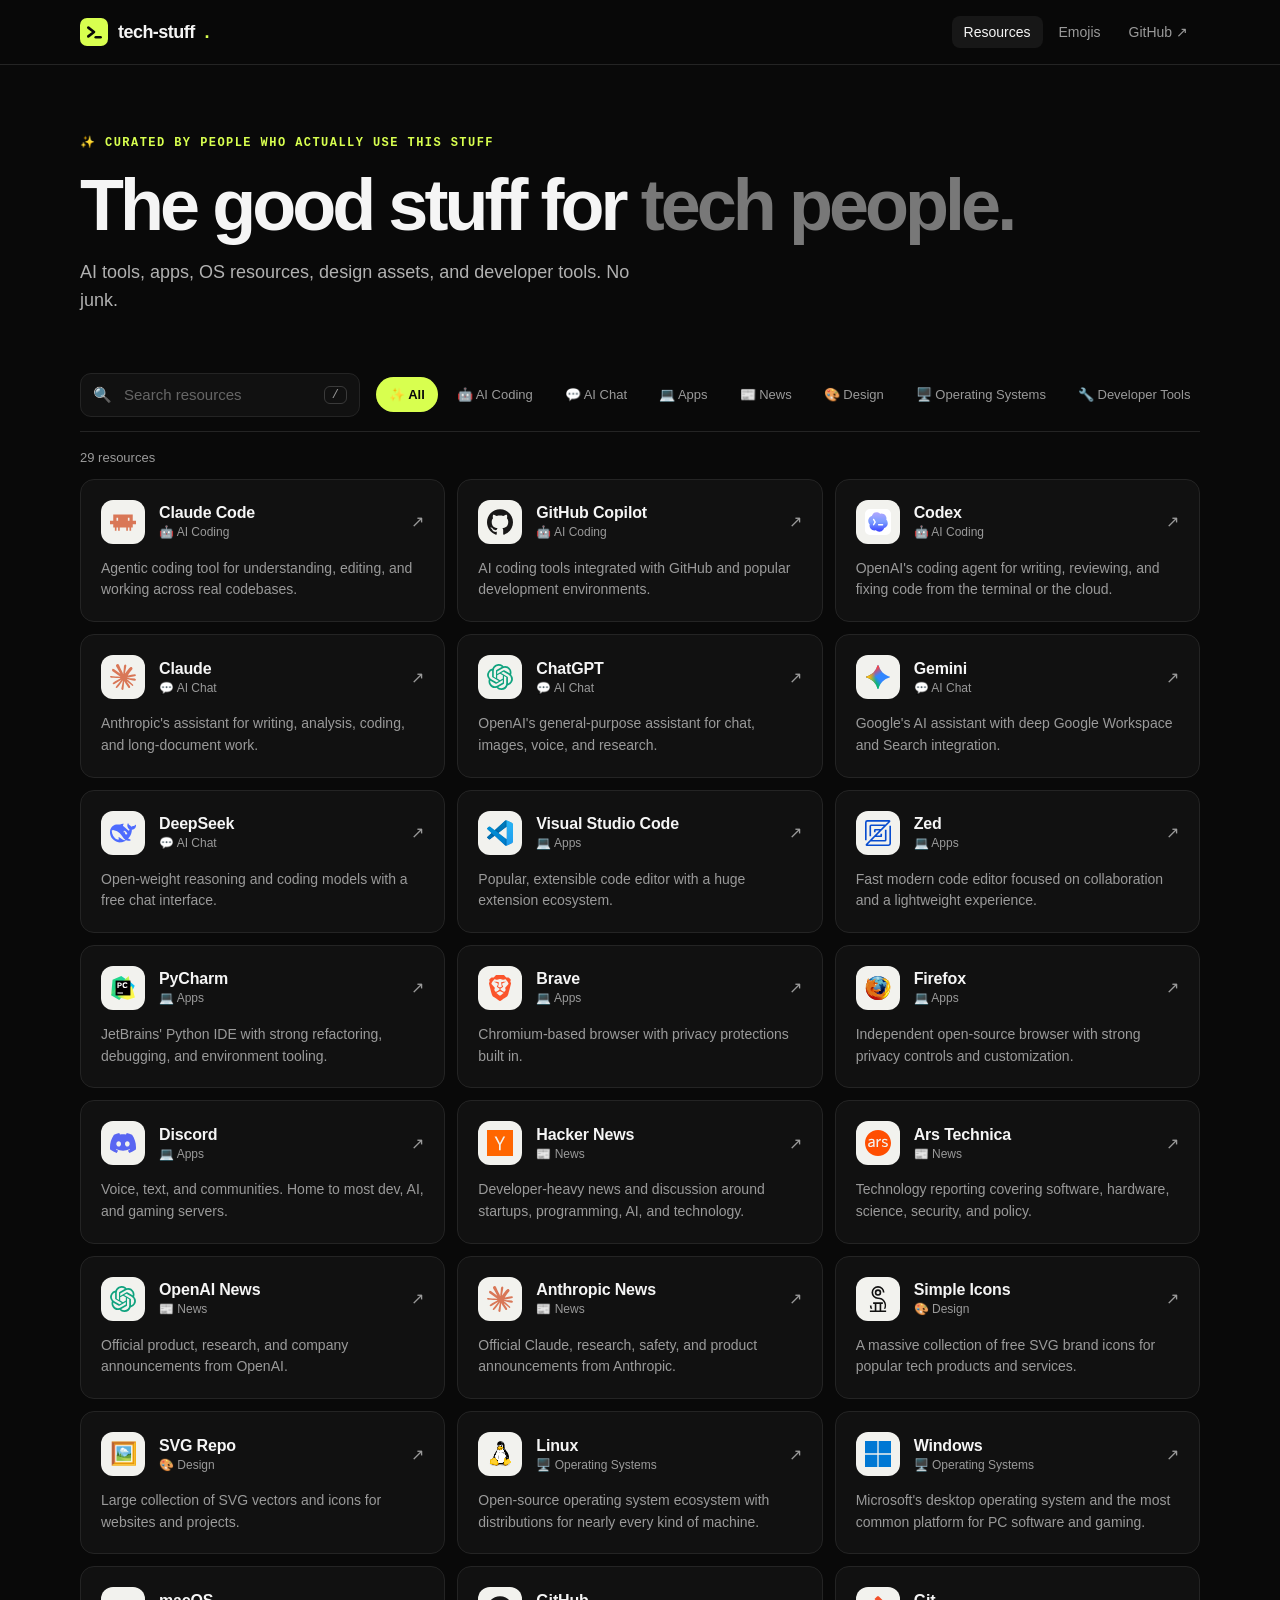
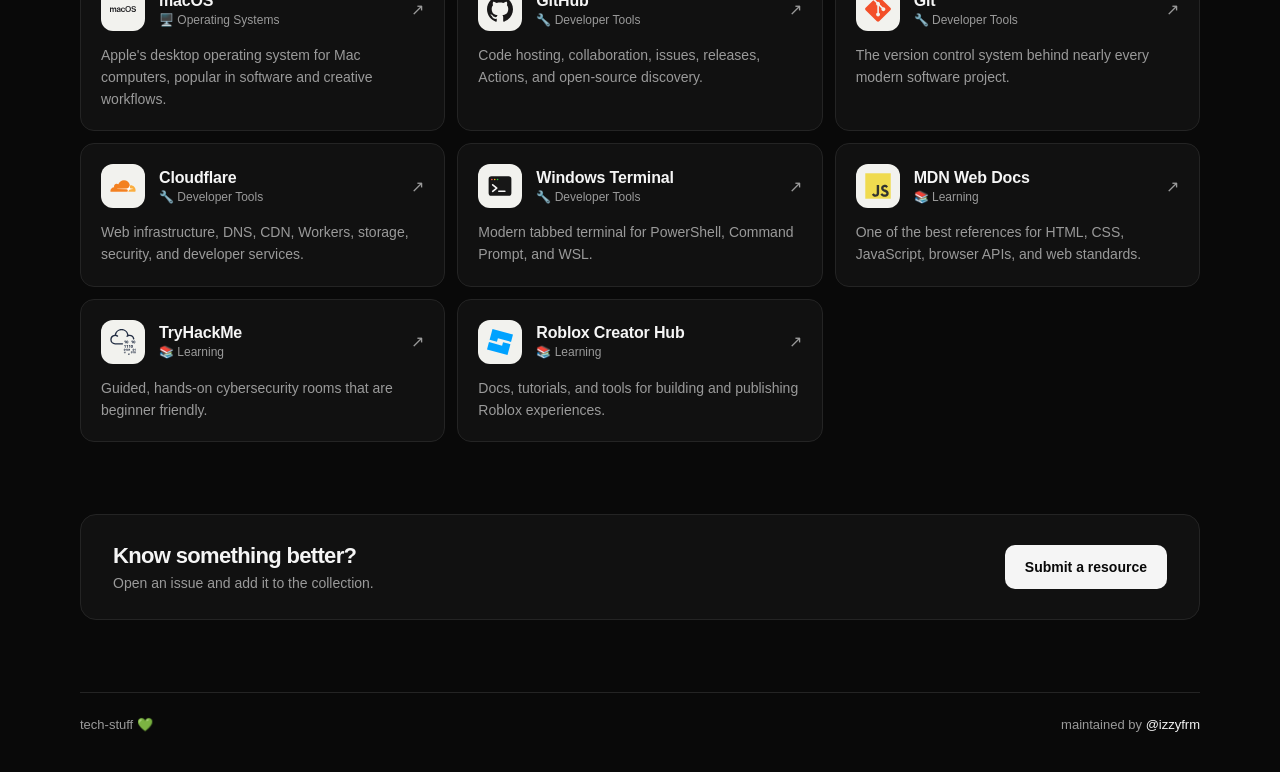
<file: index.html>
<!doctype html>
<html lang="en">
<head>
  <meta charset="utf-8" />
  <meta name="viewport" content="width=device-width,initial-scale=1" />
  <meta name="description" content="A curated collection of the best resources for developers, AI users, and tech people." />
  <meta name="theme-color" content="#090909" />
  <meta property="og:title" content="tech-stuff — useful stuff for tech people" />
  <meta property="og:description" content="AI tools, apps, OS resources, logos, emojis, and more — without the junk." />
  <title>tech-stuff — useful stuff for tech people</title>
  <link rel="icon" type="image/svg+xml" href="./assets/logo.svg" />
  <link rel="stylesheet" href="./assets/style.css" />
</head>
<body>
  <header class="site-header">
    <div class="header-inner">
      <a class="brand" href="./index.html"><img src="./assets/logo.svg" alt="" />tech-stuff<span>.</span></a>
      <nav aria-label="Main">
        <a href="./index.html" aria-current="page">Resources</a>
        <a href="./emojis.html">Emojis</a>
        <a href="https://github.com/izzyfrm/tech-stuff" target="_blank" rel="noreferrer">GitHub ↗</a>
      </nav>
    </div>
  </header>

  <main>
    <section class="hero">
      <p class="eyebrow">✨ curated by people who actually use this stuff</p>
      <h1>The good stuff for <span>tech people.</span></h1>
      <p class="hero-copy">AI tools, apps, OS resources, design assets, and developer tools. No junk.</p>
    </section>

    <section class="toolbar" id="resources" aria-label="Find resources">
      <label class="search-wrap">
        <span aria-hidden="true">🔍</span>
        <input id="search" type="search" autocomplete="off" aria-label="Search resources" placeholder="Search resources" />
        <kbd aria-hidden="true">/</kbd>
      </label>
      <div class="filters" id="filters" role="group" aria-label="Categories"></div>
    </section>

    <p class="result-count" id="resultCount" aria-live="polite"></p>
    <section class="grid" id="resourceGrid"></section>

    <section class="submit">
      <div>
        <h2>Know something better?</h2>
        <p>Open an issue and add it to the collection.</p>
      </div>
      <a class="primary" href="https://github.com/izzyfrm/tech-stuff/issues/new" target="_blank" rel="noreferrer">Submit a resource</a>
    </section>
  </main>

  <footer>
    <span>tech-stuff 💚</span>
    <span>maintained by <a href="https://github.com/izzyfrm" target="_blank" rel="noreferrer">@izzyfrm</a></span>
  </footer>

  <script src="./assets/app.js"></script>
</body>
</html>
</file>
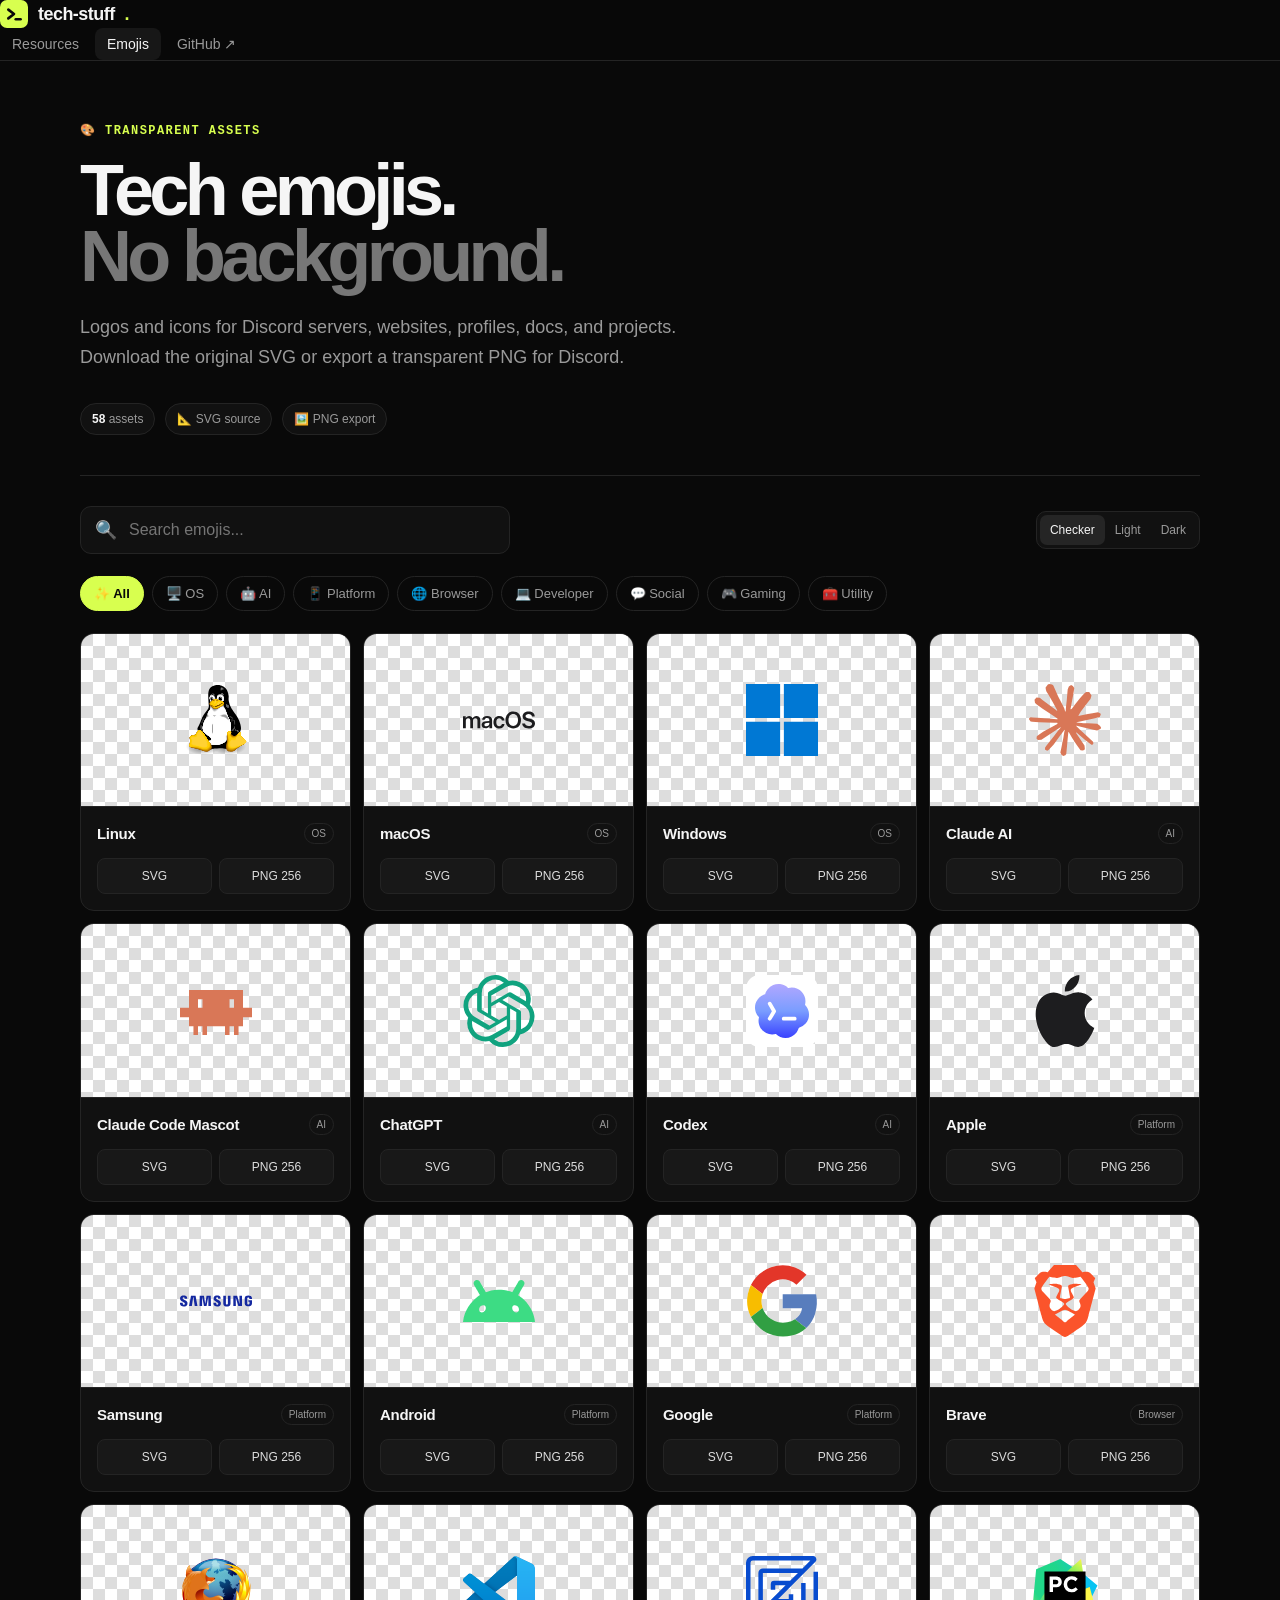
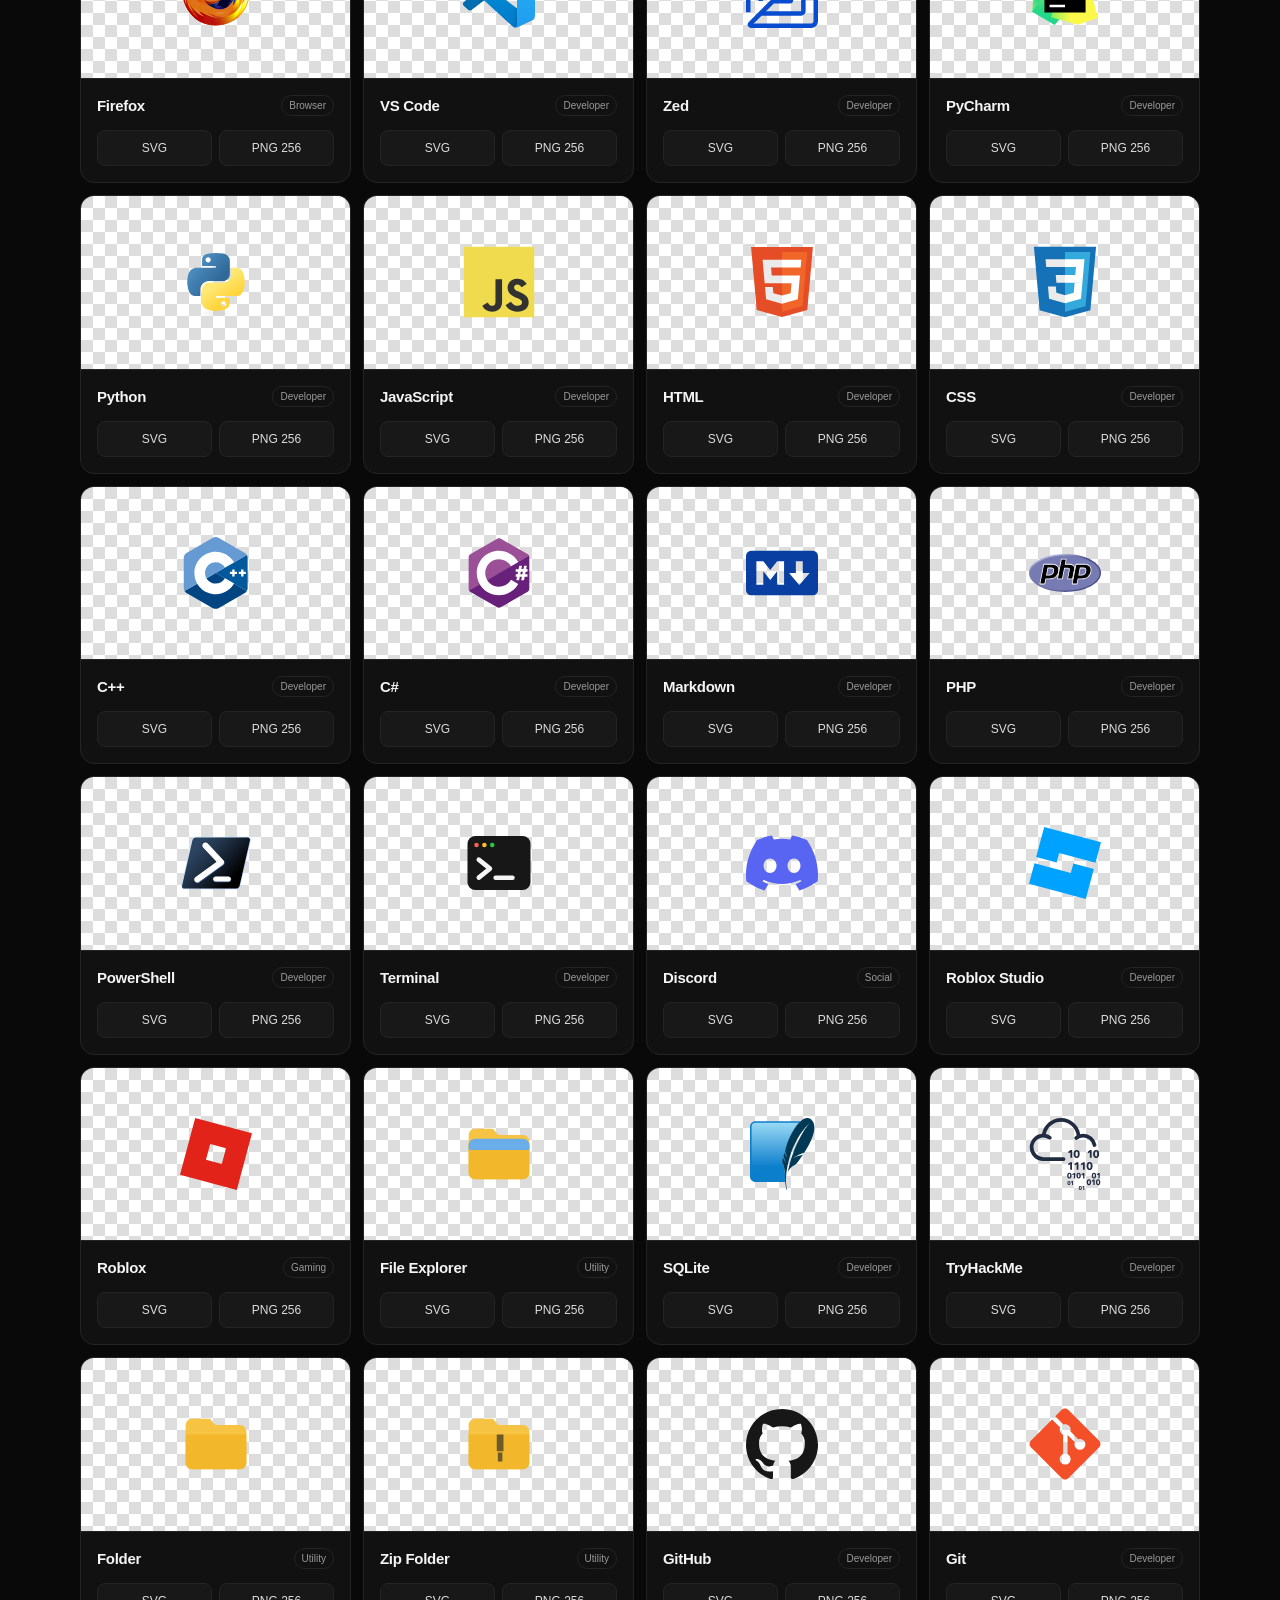
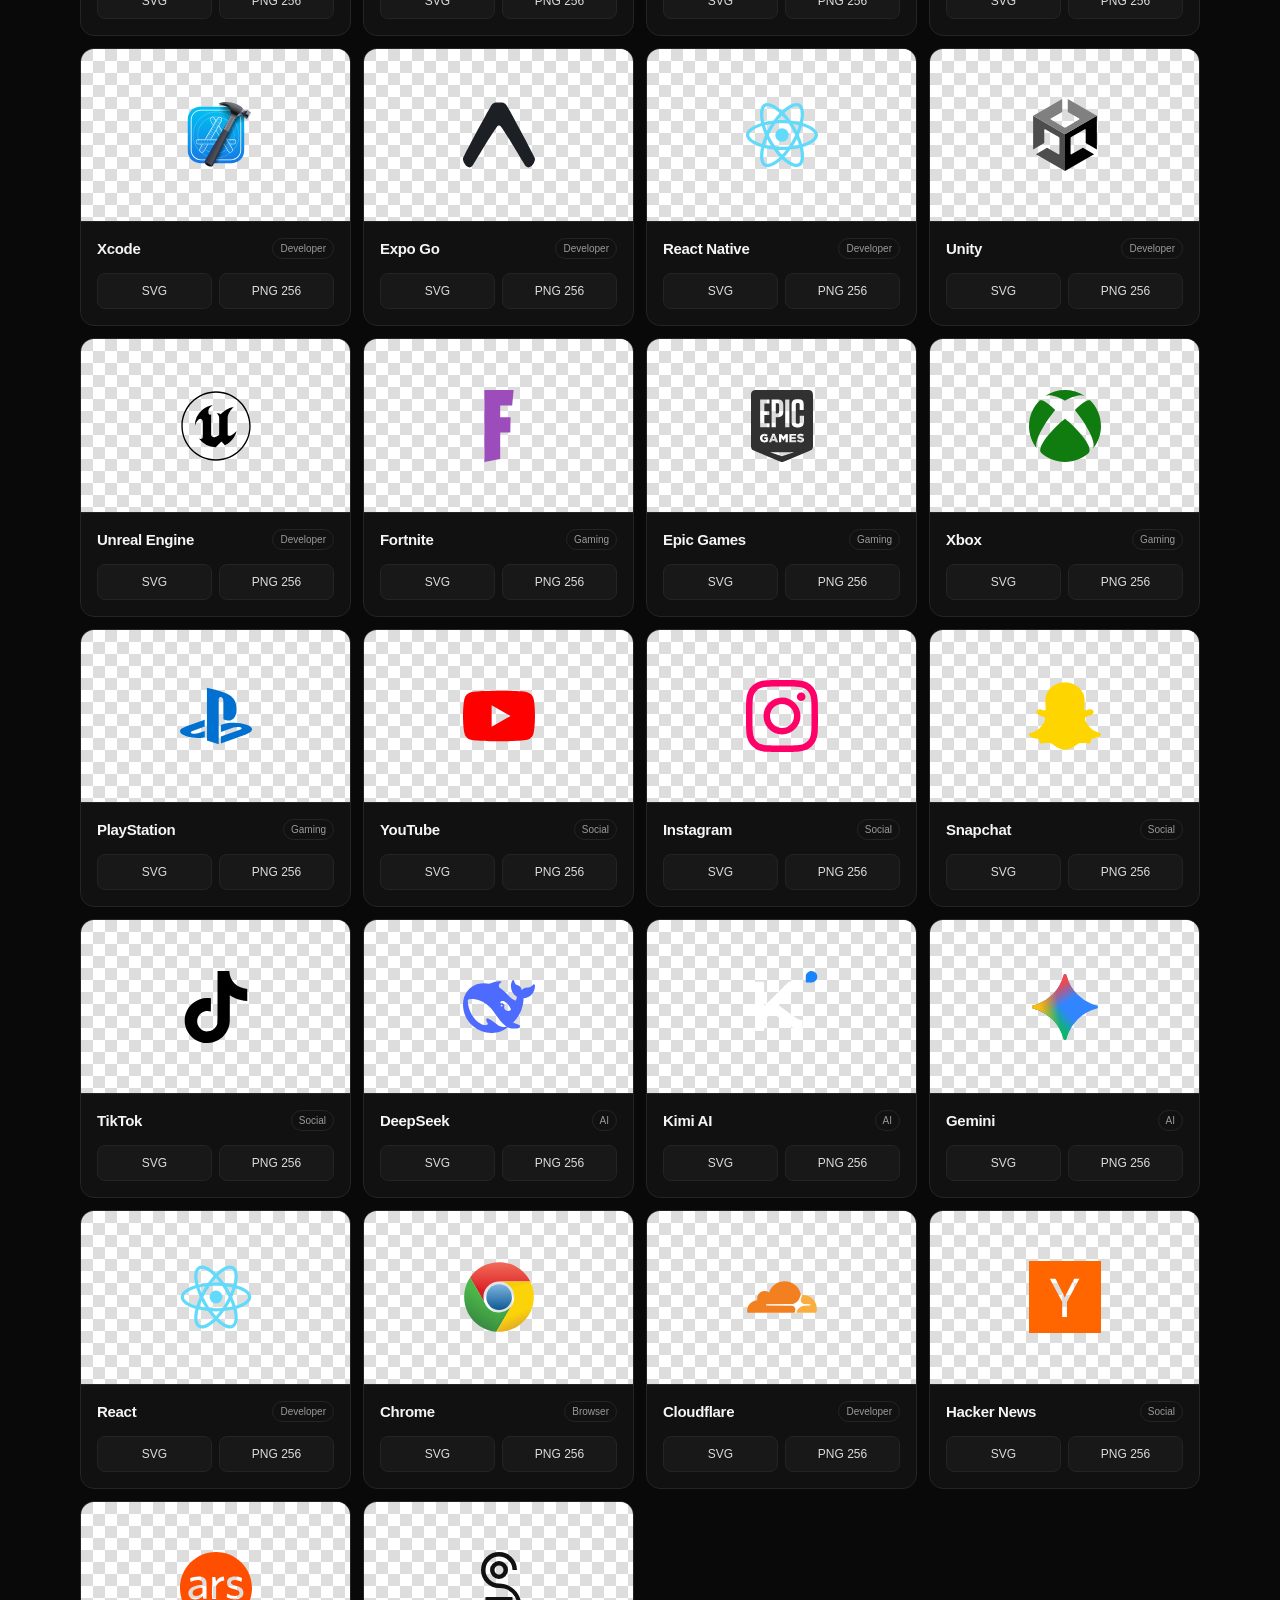
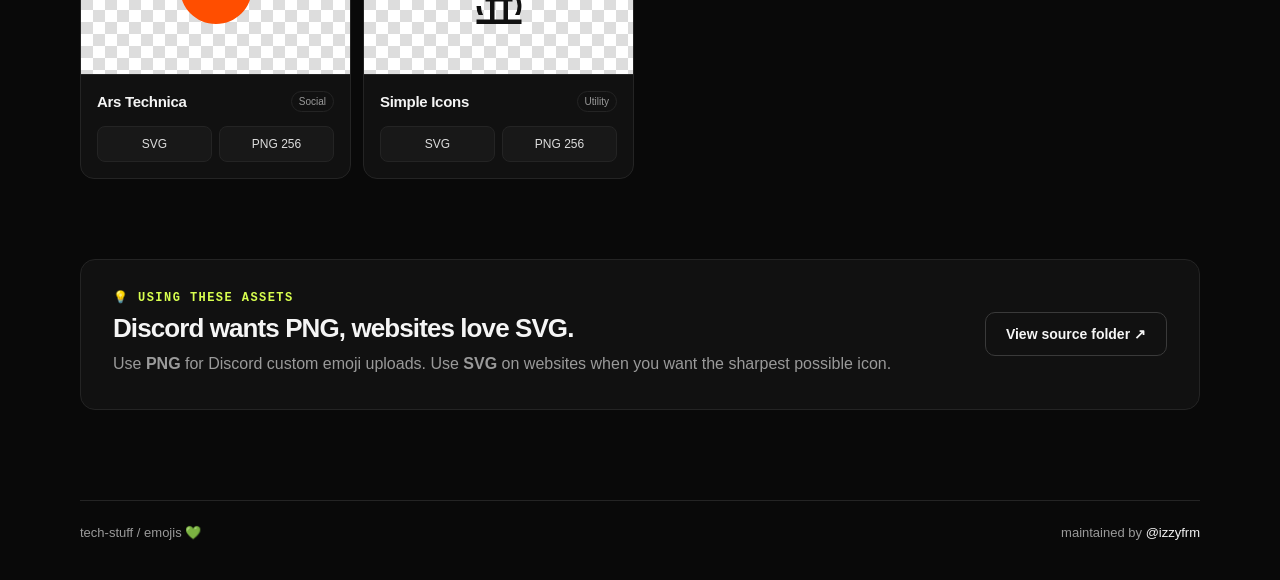
<file: emojis.html>
<!doctype html>
<html lang="en">
<head>
  <meta charset="utf-8" />
  <meta name="viewport" content="width=device-width,initial-scale=1" />
  <meta name="description" content="Transparent tech emojis and logos for Discord servers, websites, profiles, and projects." />
  <meta name="theme-color" content="#090909" />
  <title>emojis — tech-stuff</title>
  <link rel="icon" type="image/svg+xml" href="./assets/logo.svg" />
  <link rel="stylesheet" href="./assets/style.css" />
  <link rel="stylesheet" href="./assets/emojis.css" />
</head>
<body>
  <header class="site-header">
    <a class="brand" href="./index.html"><img src="./assets/logo.svg" alt="" />tech-stuff<span>.</span></a>
    <nav aria-label="Main">
      <a href="./index.html">Resources</a>
      <a href="./emojis.html" aria-current="page">Emojis</a>
      <a href="https://github.com/izzyfrm/tech-stuff/tree/main/emojis" target="_blank" rel="noreferrer">GitHub ↗</a>
    </nav>
  </header>

  <main>
    <section class="emoji-hero">
      <p class="eyebrow">🎨 transparent assets</p>
      <h1>Tech emojis.<br><span>No background.</span></h1>
      <p>Logos and icons for Discord servers, websites, profiles, docs, and projects. Download the original SVG or export a transparent PNG for Discord.</p>
      <div class="emoji-stats">
        <span><strong id="emojiCount">58</strong> assets</span>
        <span>📐 SVG source</span>
        <span>🖼️ PNG export</span>
      </div>
    </section>

    <section class="emoji-toolbar">
      <label class="emoji-search">
        <span aria-hidden="true">🔍</span>
        <input id="emojiSearch" type="search" autocomplete="off" aria-label="Search emojis" placeholder="Search emojis..." />
      </label>
      <div class="preview-switch" role="group" aria-label="Preview background">
        <button type="button" class="preview-button active" data-preview="checker">Checker</button>
        <button type="button" class="preview-button" data-preview="light">Light</button>
        <button type="button" class="preview-button" data-preview="dark">Dark</button>
      </div>
    </section>

    <div class="emoji-filters" id="emojiFilters"></div>
    <section class="emoji-grid" id="emojiGrid" aria-live="polite"></section>

    <section class="emoji-note">
      <div>
        <p class="section-label">💡 using these assets</p>
        <h2>Discord wants PNG, websites love SVG.</h2>
        <p>Use <strong>PNG</strong> for Discord custom emoji uploads. Use <strong>SVG</strong> on websites when you want the sharpest possible icon.</p>
      </div>
      <a class="secondary" href="https://github.com/izzyfrm/tech-stuff/tree/main/emojis" target="_blank" rel="noreferrer">View source folder ↗</a>
    </section>
  </main>

  <footer>
    <span>tech-stuff / emojis 💚</span>
    <span>maintained by <a href="https://github.com/izzyfrm" target="_blank" rel="noreferrer">@izzyfrm</a></span>
  </footer>

  <script src="./assets/emojis.js"></script>
</body>
</html>
</file>
<file: assets/style.css>
:root {
  --bg: #090909;
  --panel: #111;
  --panel-2: #171717;
  --text: #f5f5f5;
  --muted: #9a9a9a;
  --line: #242424;
  --line-strong: #3a3a3a;
  --accent: #d8ff4f;
  --tile: #f2f2ee;
  --radius: 14px;
  --header-h: 64px;
  --max: 1120px;
}

* { box-sizing: border-box; }

html { scroll-behavior: smooth; scroll-padding-top: calc(var(--header-h) + 16px); }

body {
  margin: 0;
  background: var(--bg);
  color: var(--text);
  font-family: ui-sans-serif, -apple-system, BlinkMacSystemFont, "Segoe UI", sans-serif;
  min-height: 100vh;
  -webkit-font-smoothing: antialiased;
}

a { color: inherit; text-decoration: none; }

:focus-visible {
  outline: 2px solid var(--accent);
  outline-offset: 3px;
  border-radius: 8px;
}

main,
footer,
.header-inner {
  width: min(calc(100% - 40px), var(--max));
  margin: 0 auto;
}

/* ---------- header ---------- */

.site-header {
  position: sticky;
  top: 0;
  z-index: 20;
  background: rgba(9, 9, 9, .85);
  backdrop-filter: blur(12px);
  border-bottom: 1px solid var(--line);
}

.header-inner {
  height: var(--header-h);
  display: flex;
  align-items: center;
  justify-content: space-between;
}

.brand {
  display: flex;
  align-items: center;
  gap: 10px;
  font-weight: 700;
  letter-spacing: -0.03em;
  font-size: 18px;
}

.brand img { width: 28px; height: 28px; display: block; }
.brand span { color: var(--accent); }

nav { display: flex; gap: 4px; }

nav a {
  color: var(--muted);
  font-size: 14px;
  padding: 8px 12px;
  border-radius: 8px;
  transition: color .2s ease, background .2s ease;
}

nav a:hover { color: var(--text); }
nav a[aria-current="page"] { color: var(--text); background: var(--panel-2); }

/* ---------- hero ---------- */

.hero { padding: 72px 0 44px; }

.eyebrow,
.section-label {
  color: var(--accent);
  font: 600 12px/1 ui-monospace, SFMono-Regular, Menlo, monospace;
  text-transform: uppercase;
  letter-spacing: .12em;
  margin: 0;
}

.hero h1 {
  font-size: clamp(40px, 6.5vw, 72px);
  line-height: 1;
  letter-spacing: -.055em;
  margin: 20px 0 18px;
  font-weight: 700;
}

.hero h1 span { color: #787878; }

.hero-copy {
  color: #b1b1b1;
  max-width: 560px;
  font-size: 18px;
  line-height: 1.55;
  margin: 0;
}

.primary,
.secondary {
  display: inline-flex;
  align-items: center;
  justify-content: center;
  min-height: 44px;
  padding: 0 20px;
  border-radius: 10px;
  font-size: 14px;
  font-weight: 600;
  white-space: nowrap;
  transition: transform .18s ease, background .18s ease, border-color .18s ease;
}

.primary { background: var(--text); color: #090909; }
.primary:hover { background: var(--accent); transform: translateY(-2px); }

.secondary { border: 1px solid var(--line-strong); background: var(--panel); }
.secondary:hover { border-color: #555; transform: translateY(-2px); }

/* ---------- toolbar (search + categories) ---------- */

.toolbar {
  position: sticky;
  top: var(--header-h);
  z-index: 10;
  display: flex;
  align-items: center;
  gap: 16px;
  padding: 14px 0;
  background: var(--bg);
  border-bottom: 1px solid var(--line);
}

.search-wrap {
  flex: 0 0 280px;
  height: 44px;
  border: 1px solid var(--line);
  border-radius: 11px;
  background: var(--panel);
  display: flex;
  align-items: center;
  padding: 0 12px;
  gap: 10px;
  transition: border-color .2s ease;
}

.search-wrap:focus-within { border-color: var(--accent); }
.search-wrap span { font-size: 15px; }

.search-wrap input {
  width: 100%;
  min-width: 0;
  border: 0;
  outline: 0;
  color: var(--text);
  background: transparent;
  font: inherit;
  font-size: 15px;
}

.search-wrap input::placeholder { color: #666; }

kbd {
  font: 12px ui-monospace, SFMono-Regular, Menlo, monospace;
  color: var(--muted);
  border: 1px solid var(--line-strong);
  border-radius: 6px;
  padding: 1px 7px;
}

.search-wrap:focus-within kbd { display: none; }

.filters {
  display: flex;
  gap: 6px;
  overflow-x: auto;
  scrollbar-width: none;
  min-width: 0;
}

.filters::-webkit-scrollbar { display: none; }

.filter {
  flex: none;
  border: 1px solid transparent;
  background: transparent;
  color: var(--muted);
  padding: 9px 12px;
  border-radius: 999px;
  cursor: pointer;
  font: inherit;
  font-size: 13px;
  white-space: nowrap;
  transition: color .2s ease, background .2s ease;
}

.filter:hover { color: var(--text); background: var(--panel-2); }

.filter.active {
  color: #090909;
  background: var(--accent);
  font-weight: 600;
}

.result-count {
  color: var(--muted);
  font-size: 13px;
  margin: 18px 0 14px;
}

/* ---------- cards ---------- */

.grid {
  display: grid;
  grid-template-columns: repeat(3, minmax(0, 1fr));
  gap: 12px;
  padding-bottom: 72px;
}

.card {
  background: var(--panel);
  border: 1px solid var(--line);
  border-radius: var(--radius);
  padding: 20px;
  transition: border-color .2s ease, background .2s ease, transform .2s ease;
}

.card:hover {
  border-color: var(--line-strong);
  background: var(--panel-2);
  transform: translateY(-2px);
}

.card-head {
  display: flex;
  align-items: center;
  gap: 14px;
}

.card-head > div:nth-child(2) { min-width: 0; flex: 1; }

.icon {
  flex: none;
  height: 44px;
  width: 44px;
  border-radius: 12px;
  background: var(--tile);
  display: grid;
  place-items: center;
  font-size: 22px;
}

.icon img { width: 26px; height: 26px; object-fit: contain; display: block; }

.card h3 {
  font-size: 16px;
  margin: 0;
  letter-spacing: -.01em;
}

.tag {
  display: block;
  margin-top: 3px;
  color: var(--muted);
  font-size: 12px;
}

.arrow {
  color: var(--muted);
  font-size: 16px;
  transition: color .2s ease, transform .2s ease;
}

.card:hover .arrow { color: var(--accent); transform: translate(2px, -2px); }

.card p {
  color: var(--muted);
  line-height: 1.55;
  margin: 14px 0 0;
  font-size: 14px;
}

.empty {
  grid-column: 1 / -1;
  color: var(--muted);
  padding: 56px 0;
  text-align: center;
}

/* ---------- submit + footer ---------- */

.submit {
  margin-bottom: 72px;
  padding: 28px 32px;
  border: 1px solid var(--line);
  border-radius: 16px;
  background: var(--panel);
  display: flex;
  align-items: center;
  justify-content: space-between;
  gap: 24px;
}

.submit h2 { margin: 0; font-size: 22px; letter-spacing: -.03em; }
.submit p { color: var(--muted); margin: 6px 0 0; font-size: 14px; }

footer {
  border-top: 1px solid var(--line);
  padding: 24px 0 40px;
  color: var(--muted);
  display: flex;
  justify-content: space-between;
  gap: 20px;
  font-size: 13px;
}

footer a { color: var(--text); }
footer a:hover { color: var(--accent); }

/* ---------- responsive ---------- */

@media (max-width: 900px) {
  .grid { grid-template-columns: repeat(2, minmax(0, 1fr)); }
  .toolbar { flex-direction: column; align-items: stretch; gap: 10px; padding: 12px 0; }
  .search-wrap { flex: none; width: 100%; }
  kbd { display: none; }
}

@media (max-width: 580px) {
  main,
  footer,
  .header-inner { width: min(calc(100% - 28px), var(--max)); }
  .hero { padding: 48px 0 32px; }
  .hero-copy { font-size: 16px; }
  .grid { grid-template-columns: 1fr; }
  .submit { align-items: flex-start; flex-direction: column; padding: 24px; }
  footer { flex-direction: column; }
}

@media (prefers-reduced-motion: reduce) {
  html { scroll-behavior: auto; }
  *, *::before, *::after { transition: none !important; }
}
</file>
<file: assets/emojis.css>
.emoji-hero {
  padding: 64px 0 40px;
  max-width: 900px;
}
.emoji-hero h1 {
  margin: 20px 0 24px;
  font-size: clamp(40px, 6.5vw, 72px);
  line-height: .92;
  letter-spacing: -.065em;
}
.emoji-hero h1 span { color: #777; }
.emoji-hero > p:not(.eyebrow) {
  max-width: 680px;
  color: var(--muted);
  font-size: 18px;
  line-height: 1.65;
}
.emoji-stats {
  display: flex;
  flex-wrap: wrap;
  gap: 10px;
  margin-top: 30px;
}
.emoji-stats span {
  border: 1px solid var(--line);
  background: var(--panel);
  border-radius: 999px;
  padding: 8px 11px;
  color: var(--muted);
  font-size: 12px;
}
.emoji-stats strong { color: var(--text); }
.emoji-toolbar {
  border-top: 1px solid var(--line);
  padding-top: 30px;
  display: flex;
  justify-content: space-between;
  gap: 18px;
  align-items: center;
}
.emoji-search {
  height: 48px;
  width: min(100%, 430px);
  border: 1px solid var(--line);
  background: var(--panel);
  border-radius: 11px;
  padding: 0 14px;
  display: flex;
  align-items: center;
  gap: 10px;
}
.emoji-search { transition: border-color .2s ease; }
.emoji-search:focus-within { border-color: var(--accent); }
.emoji-search span { color: var(--muted); font-size: 18px; }
.emoji-search input {
  border: 0;
  outline: 0;
  background: transparent;
  color: var(--text);
  width: 100%;
  font: inherit;
}
.preview-switch {
  display: flex;
  padding: 3px;
  border: 1px solid var(--line);
  background: var(--panel);
  border-radius: 10px;
}
.preview-button {
  border: 0;
  color: var(--muted);
  background: transparent;
  font: inherit;
  font-size: 12px;
  padding: 8px 10px;
  border-radius: 7px;
  cursor: pointer;
}
.preview-button.active {
  color: var(--text);
  background: #252525;
}
.emoji-filters {
  display: flex;
  gap: 8px;
  flex-wrap: wrap;
  margin: 22px 0;
}
.emoji-filter {
  border: 1px solid var(--line);
  background: transparent;
  color: var(--muted);
  border-radius: 999px;
  padding: 9px 13px;
  cursor: pointer;
  font: inherit;
  font-size: 13px;
  transition: color .2s ease, background .2s ease, border-color .2s ease;
}
.emoji-filter:hover { color: var(--text); border-color: var(--line-strong); }
.emoji-filter.active {
  color: #090909;
  background: var(--accent);
  border-color: var(--accent);
  font-weight: 600;
}
.emoji-grid {
  display: grid;
  grid-template-columns: repeat(4, minmax(0, 1fr));
  gap: 12px;
  padding-bottom: 80px;
}
.emoji-card {
  transition: border-color .2s ease, transform .2s ease;
  overflow: hidden;
  border: 1px solid var(--line);
  border-radius: 14px;
  background: var(--panel);
}
.emoji-preview {
  aspect-ratio: 1.55 / 1;
  min-height: 150px;
  display: grid;
  place-items: center;
  border-bottom: 1px solid var(--line);
  transition: background .2s ease;
}
.emoji-preview.checker {
  background-color: #ddd;
  background-image:
    linear-gradient(45deg, #fff 25%, transparent 25%),
    linear-gradient(-45deg, #fff 25%, transparent 25%),
    linear-gradient(45deg, transparent 75%, #fff 75%),
    linear-gradient(-45deg, transparent 75%, #fff 75%);
  background-size: 24px 24px;
  background-position: 0 0, 0 12px, 12px -12px, -12px 0;
}
.emoji-preview.light { background: #fff; }
.emoji-preview.dark { background: #101010; }
.emoji-preview img {
  width: 72px;
  height: 72px;
  object-fit: contain;
  transition: transform .2s ease;
}
.emoji-card:hover { border-color: var(--line-strong); transform: translateY(-3px); }
.emoji-card:hover .emoji-preview img { transform: scale(1.06); }
.emoji-info { padding: 16px; }
.emoji-name {
  display: flex;
  align-items: center;
  justify-content: space-between;
  gap: 10px;
}
.emoji-name h2 {
  font-size: 15px;
  letter-spacing: -.02em;
  margin: 0;
}
.emoji-name span {
  color: var(--muted);
  font-size: 10px;
  border: 1px solid var(--line);
  border-radius: 999px;
  padding: 4px 7px;
}
.emoji-actions {
  display: grid;
  grid-template-columns: 1fr 1fr;
  gap: 7px;
  margin-top: 14px;
}
.emoji-actions a,
.emoji-actions button {
  height: 36px;
  border-radius: 8px;
  border: 1px solid var(--line);
  background: #181818;
  color: #ddd;
  font: inherit;
  font-size: 12px;
  cursor: pointer;
  display: grid;
  place-items: center;
}
.emoji-actions a:hover,
.emoji-actions button:hover {
  border-color: var(--accent);
  color: var(--accent);
}
.emoji-empty {
  grid-column: 1 / -1;
  padding: 50px 0;
  color: var(--muted);
}
.emoji-note {
  display: flex;
  align-items: center;
  justify-content: space-between;
  gap: 24px;
  margin: 0 0 90px;
  padding: 32px;
  background: var(--panel);
  border: 1px solid var(--line);
  border-radius: 15px;
}
.emoji-note h2 {
  margin: 9px 0 8px;
  font-size: 26px;
  letter-spacing: -.035em;
}
.emoji-note p:not(.section-label) {
  margin: 0;
  color: var(--muted);
  line-height: 1.55;
}
@media (max-width: 900px) {
  .emoji-grid { grid-template-columns: repeat(3, minmax(0, 1fr)); }
}
@media (max-width: 700px) {
  .emoji-toolbar { align-items: stretch; flex-direction: column; }
  .emoji-search { width: 100%; max-width: none; }
  .preview-switch { width: max-content; }
  .emoji-grid { grid-template-columns: repeat(2, minmax(0, 1fr)); }
  .emoji-note { align-items: flex-start; flex-direction: column; }
}
@media (max-width: 480px) {
  .emoji-grid { grid-template-columns: 1fr; }
  .emoji-hero { padding-top: 70px; }
  .emoji-hero h1 { font-size: 56px; }
}
</file>
